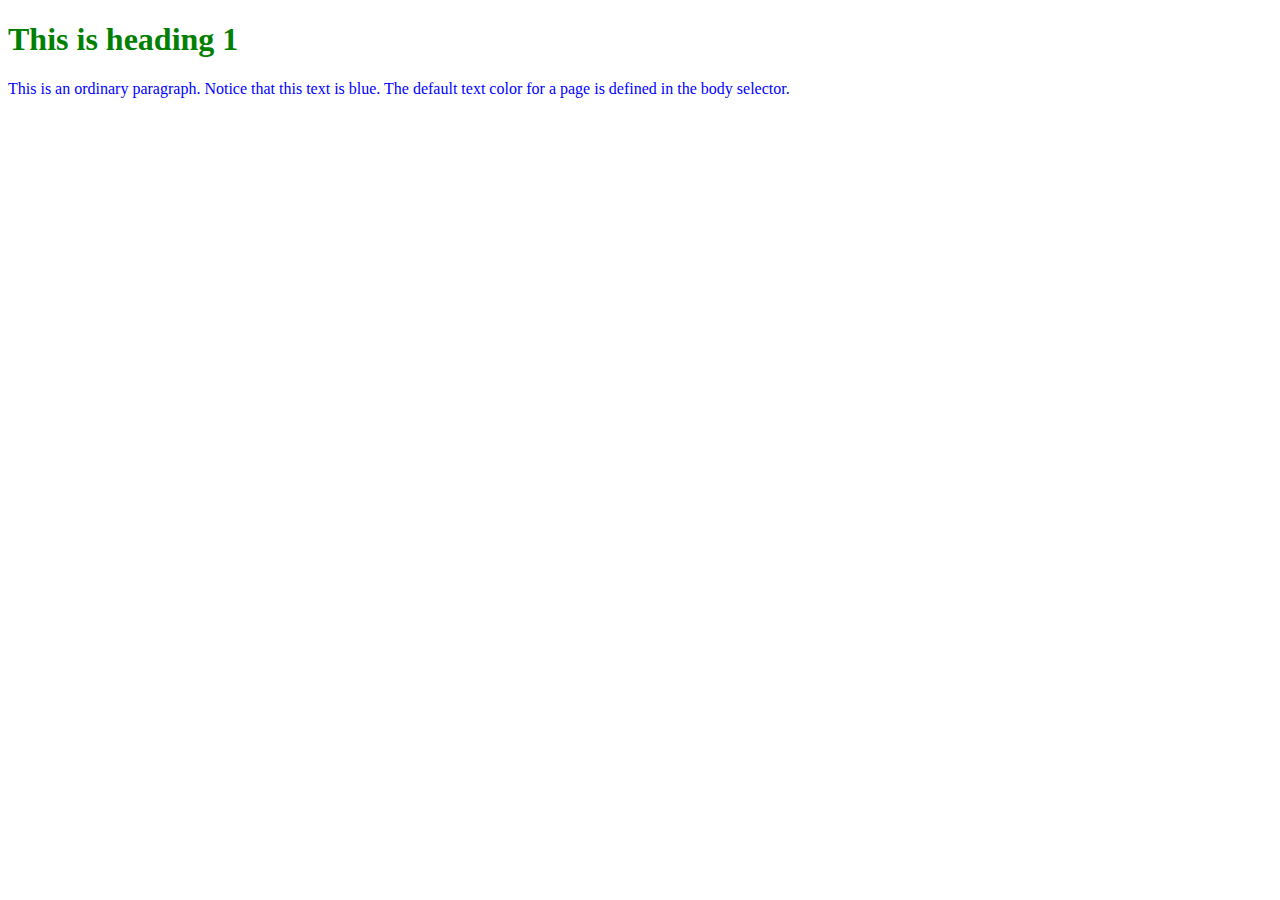
<file: ss6_css/index.html>
<!DOCTYPE html>
<html lang="en">
<head>
    <meta charset="UTF-8">
    <title>CSS</title>
    <style>
        p {
            color: black;
        }
    </style>
    <link rel="stylesheet" href="style.css">
</head>
<body>
<h1 style="color: green"> This is heading 1</h1>

<p>This is an ordinary paragraph. Notice that this text is blue. The default text color for a page is defined in the body selector.</p>
</body>
</html>
</file>
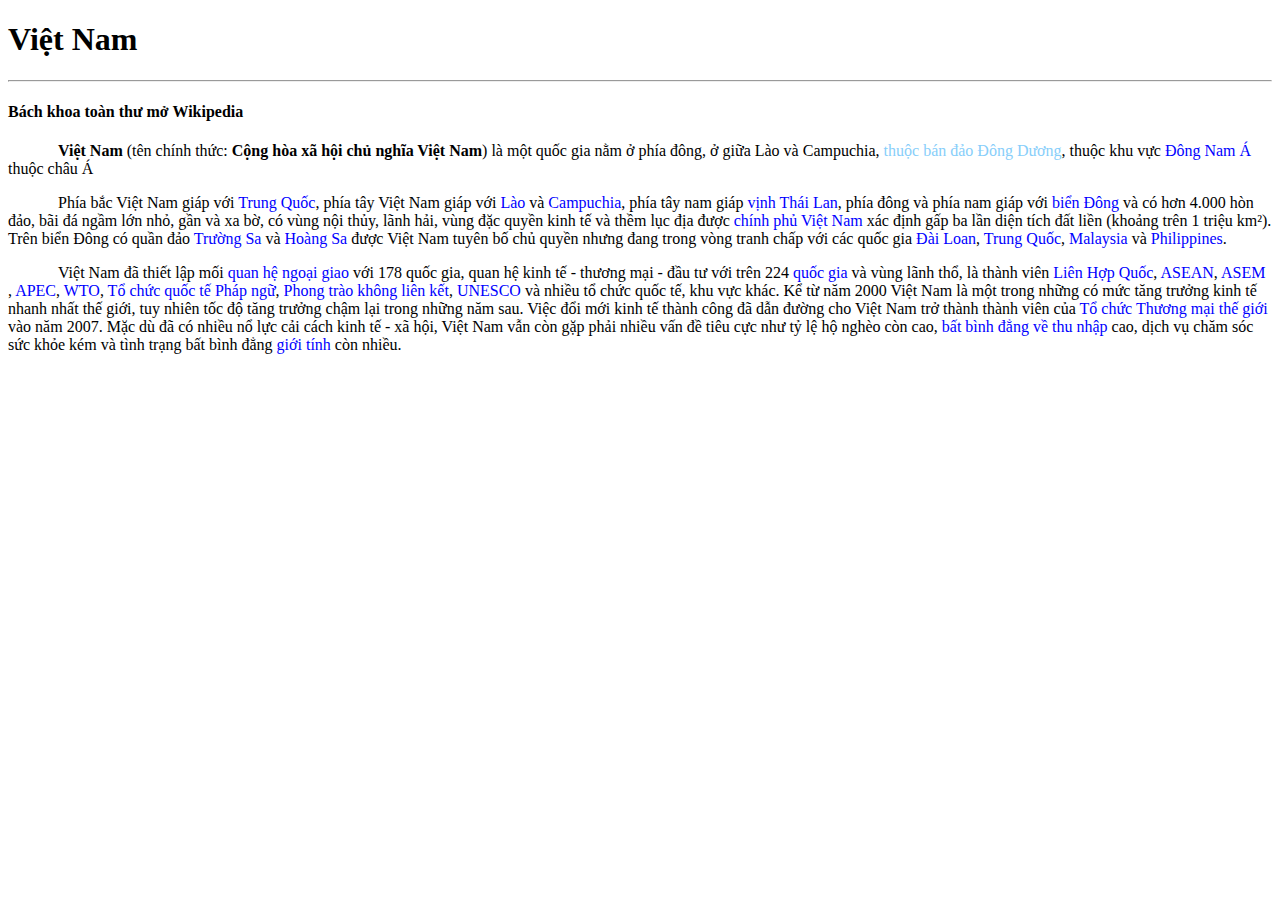
<file: ss6_css/index1.html>
<!DOCTYPE html>
<html lang="en">
<head>
    <meta charset="UTF-8">
    <title>Việt Nam</title>
    <style>
        p {
            text-indent: 50px;
        }
        .a{
            font-weight: bold;
        }
        .b{
            color: lightskyblue;
        }
        .c{
            color: blue;
        }
    </style>
</head>
<body>
<h1>Việt Nam</h1>
<hr>
<h4>Bách khoa toàn thư mở Wikipedia</h4>
<p><a class="a" >Việt Nam</a> (tên chính thức: <a class="a">Cộng hòa xã hội chủ nghĩa Việt Nam</a>) là một quốc gia nằm ở phía đông,
    ở giữa Lào và Campuchia, <a class="b">thuộc bán đảo Đông Dương</a>, thuộc khu vực <a class="c">Đông Nam Á</a> thuộc châu Á</p>
<p>Phía bắc Việt Nam giáp với <a class="c">Trung Quốc</a>, phía tây Việt Nam giáp với <a class="c">Lào</a> và <a class="c">Campuchia</a>, phía tây nam giáp <a class="c">vịnh Thái Lan</a>,
    phía đông và phía nam giáp với <a class="c">biển Đông</a> và có hơn 4.000 hòn đảo, bãi đá ngầm lớn nhỏ, gần và xa bờ, có vùng nội
    thủy, lãnh hải, vùng đặc quyền kinh tế và thềm lục địa được <a class="c">chính phủ Việt Nam</a> xác định gấp ba lần diện tích đất liền
    (khoảng trên 1 triệu km²). Trên biển Đông có quần đảo <a class="c">Trường Sa</a> và <a class="c">Hoàng Sa</a> được Việt Nam tuyên bố chủ quyền nhưng đang
    trong vòng tranh chấp với các quốc gia <a class="c">Đài Loan</a>, <a class="c">Trung Quốc</a>, <a class="c">Malaysia</a> và <a class="c">Philippines</a>.</p>
<p>Việt Nam đã thiết lập mối <a class="c">quan hệ ngoại giao</a> với 178 quốc gia, quan hệ kinh tế - thương mại - đầu tư với trên 224 <a class="c">quốc gia</a>
    và vùng lãnh thổ, là thành viên <a class="c">Liên Hợp Quốc</a>, <a class="c">ASEAN</a>, <a class="c">ASEM</a> , <a class="c">APEC</a>, <a class="c">WTO</a>, <a class="c">Tổ chức quốc tế Pháp ngữ</a>, <a class="c">Phong trào không liên kết</a>,
    <a class="c">UNESCO</a> và nhiều tổ chức quốc tế, khu vực khác. Kể từ năm 2000 Việt Nam là một trong những có mức tăng trưởng kinh tế nhanh nhất thế giới,
tuy nhiên tốc độ tăng trưởng chậm lại trong những năm sau. Việc đổi mới kinh tế thành công đã dẫn đường cho Việt Nam trở thành thành viên
    của <a class="c">Tổ chức Thương mại thế giới</a> vào năm 2007. Mặc dù đã có nhiều nổ lực cải cách kinh tế - xã hội, Việt Nam vẫn còn gặp phải nhiều vấn đề
    tiêu cực như tỷ lệ hộ nghèo còn cao, <a class="c">bất bình đẳng về thu nhập</a> cao, dịch vụ chăm sóc sức khỏe kém và tình trạng bất bình đẳng <a class="c">giới tính</a> còn nhiều.</p>
</body>
</html>
</file>
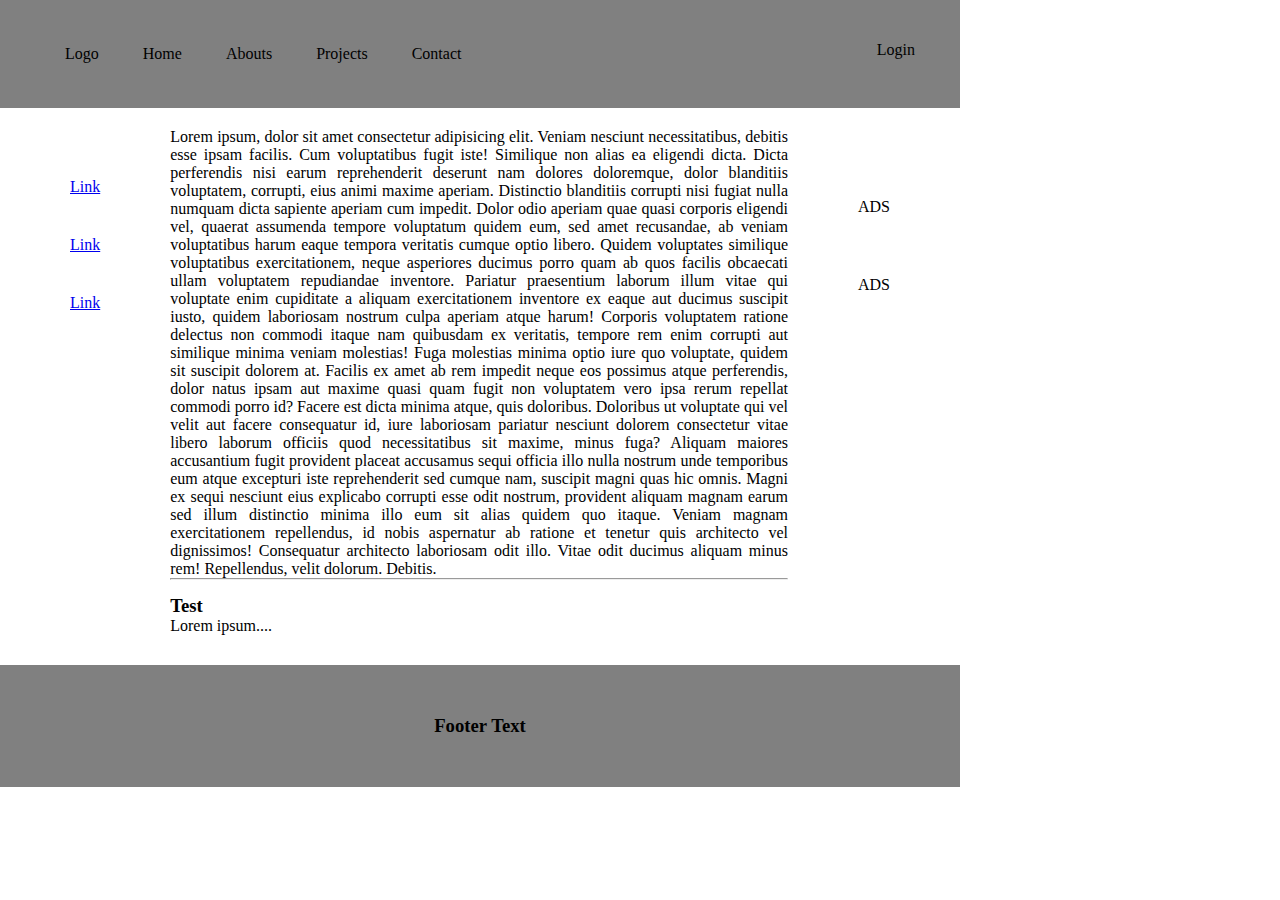
<file: ss7_layout_web/Ex1.html>
<!DOCTYPE html>
<html lang="en">
<head>
    <meta charset="UTF-8">
    <title>Tạo layout với RWD</title>
    <link rel="stylesheet" href="Ex1.css">
</head>
<body>
<div id="header">
    <ul>
        <li>Logo</li>
        <li>Home</li>
        <li>Abouts</li>
        <li>Projects</li>
        <li>Contact</li>
    </ul>
    <span>Login</span>
</div>
<div id="main-content">
    <div>
        <nav>
            <div class="slidebar">
                <ul>
                    <li><a href="#">Link</a></li>
                    <li><a href="#">Link</a></li>
                    <li><a href="#">Link</a></li>
                </ul>
            </div>
        </nav>
    </div>
    <article>
        <div class="content">
            <p>
                Lorem ipsum, dolor sit amet consectetur adipisicing elit. Veniam nesciunt necessitatibus, debitis esse
                ipsam facilis. Cum voluptatibus fugit iste! Similique non alias ea eligendi dicta. Dicta perferendis
                nisi earum reprehenderit deserunt nam dolores doloremque, dolor blanditiis voluptatem, corrupti, eius
                animi maxime aperiam. Distinctio blanditiis corrupti nisi fugiat nulla numquam dicta sapiente aperiam
                cum impedit. Dolor odio aperiam quae quasi corporis eligendi vel, quaerat assumenda tempore voluptatum
                quidem eum, sed amet recusandae, ab veniam voluptatibus harum eaque tempora veritatis cumque optio
                libero. Quidem voluptates similique voluptatibus exercitationem, neque asperiores ducimus porro quam ab
                quos facilis obcaecati ullam voluptatem repudiandae inventore. Pariatur praesentium laborum illum vitae
                qui voluptate enim cupiditate a aliquam exercitationem inventore ex eaque aut ducimus suscipit iusto,
                quidem laboriosam nostrum culpa aperiam atque harum! Corporis voluptatem ratione delectus non commodi
                itaque nam quibusdam ex veritatis, tempore rem enim corrupti aut similique minima veniam molestias! Fuga
                molestias minima optio iure quo voluptate, quidem sit suscipit dolorem at. Facilis ex amet ab rem
                impedit neque eos possimus atque perferendis, dolor natus ipsam aut maxime quasi quam fugit non
                voluptatem vero ipsa rerum repellat commodi porro id? Facere est dicta minima atque, quis doloribus.
                Doloribus ut voluptate qui vel velit aut facere consequatur id, iure laboriosam pariatur nesciunt
                dolorem consectetur vitae libero laborum officiis quod necessitatibus sit maxime, minus fuga? Aliquam
                maiores accusantium fugit provident placeat accusamus sequi officia illo nulla nostrum unde temporibus
                eum atque excepturi iste reprehenderit sed cumque nam, suscipit magni quas hic omnis. Magni ex sequi
                nesciunt eius explicabo corrupti esse odit nostrum, provident aliquam magnam earum sed illum distinctio
                minima illo eum sit alias quidem quo itaque. Veniam magnam exercitationem repellendus, id nobis
                aspernatur ab ratione et tenetur quis architecto vel dignissimos! Consequatur architecto laboriosam odit
                illo. Vitae odit ducimus aliquam minus rem! Repellendus, velit dolorum. Debitis.
            </p>
        </div>
        <hr>
        <div class="content1">
            <h3>Test</h3>
            <p>Lorem ipsum....</p>
        </div>
    </article>
    <div>
        <nav class="nav">
            <ul>
                <li>ADS</li>
                <li>ADS</li>
            </ul>
        </nav>
    </div>
</div>
<div id="footer">
    <h3>Footer Text</h3>
</div>
</body>
</html>
</file>
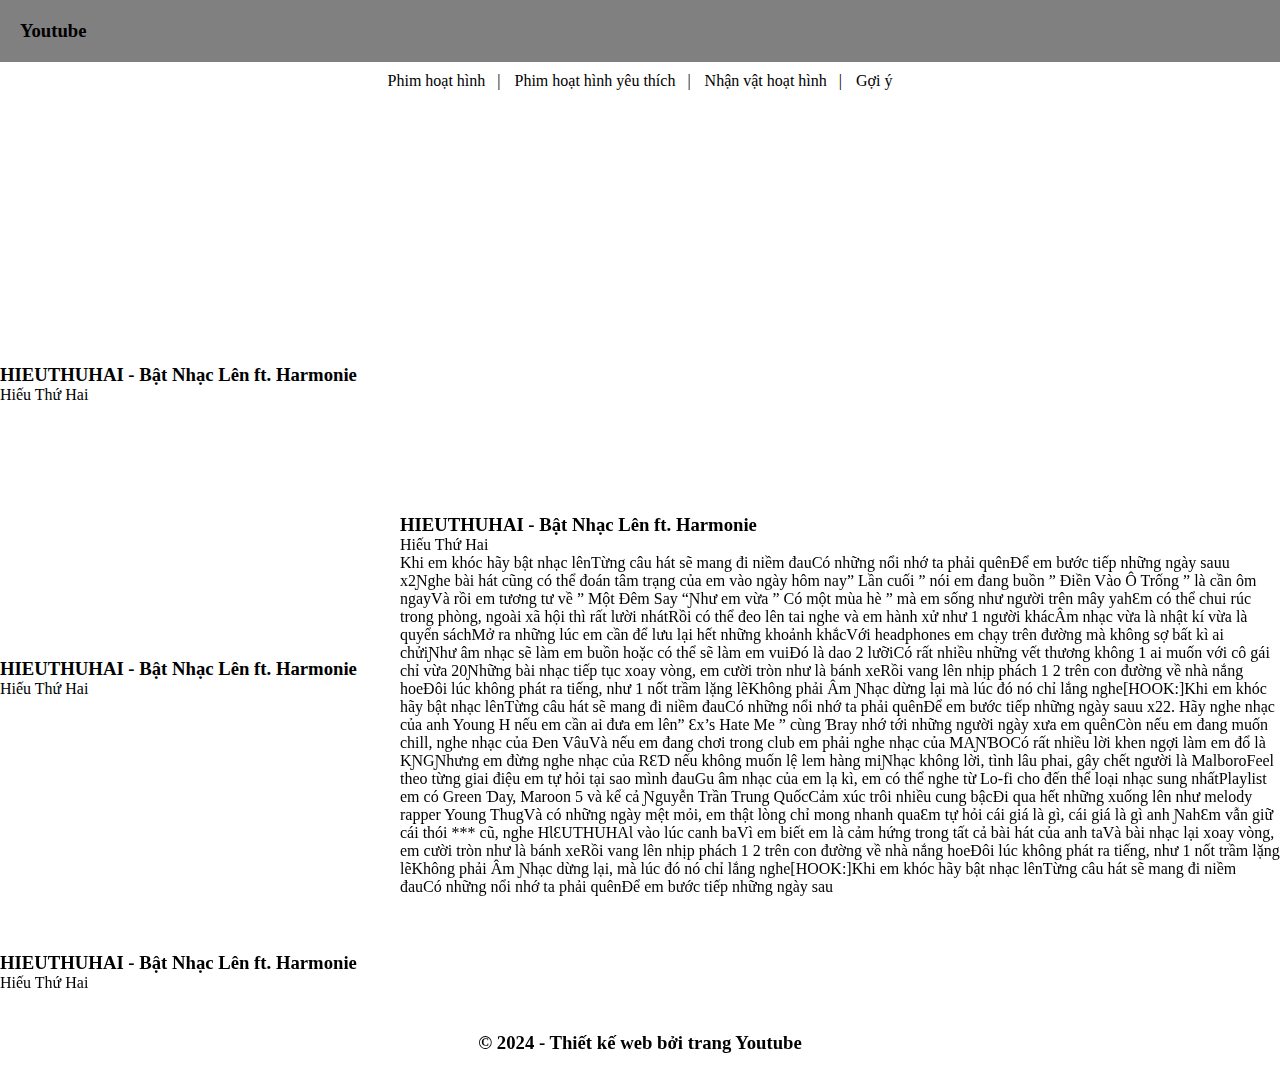
<file: ss7_layout_web/Ex2.html>
<!DOCTYPE html>
<html lang="en">
<head>
    <meta charset="UTF-8">
    <title>Phim Hoạt Hình</title>
    <link rel="stylesheet" href="Ex2.css">
</head>
<body>
<div id="header">
    <header>
        <h3>Youtube</h3>
    </header>
</div>
<div>
    <div id="nav-header">
        <nav>
            <ul>
                <li><a href="#">Phim hoạt hình &nbsp |</a></li>
                <li><a href="#"> Phim hoạt hình yêu thích &nbsp |</a></li>
                <li><a href="#">Nhận vật hoạt hình &nbsp |</a></li>
                <li><a href="#">Gợi ý</a></li>
            </ul>
        </nav>
    </div>
</div>
<div>
    <div id="main-content">
    <aside>
        <div>
            <iframe width="400" height="250" src="https://www.youtube.com/embed/O2ZfBvJAt94?si=g377Nx89fBO9lH2a" title="YouTube video player" frameborder="0" allow="accelerometer; autoplay; clipboard-write; encrypted-media; gyroscope; picture-in-picture; web-share" referrerpolicy="strict-origin-when-cross-origin" allowfullscreen></iframe>
            <h3>HIEUTHUHAI - Bật Nhạc Lên ft. Harmonie</h3>
            <label>Hiếu Thứ Hai</label>
        </div>
        <div>
            <iframe width="400" height="250" src="https://www.youtube.com/embed/O2ZfBvJAt94?si=g377Nx89fBO9lH2a" title="YouTube video player" frameborder="0" allow="accelerometer; autoplay; clipboard-write; encrypted-media; gyroscope; picture-in-picture; web-share" referrerpolicy="strict-origin-when-cross-origin" allowfullscreen></iframe>
            <h3>HIEUTHUHAI - Bật Nhạc Lên ft. Harmonie</h3>
            <label>Hiếu Thứ Hai</label>
        </div>
        <div>
            <iframe width="400" height="250" src="https://www.youtube.com/embed/O2ZfBvJAt94?si=g377Nx89fBO9lH2a" title="YouTube video player" frameborder="0" allow="accelerometer; autoplay; clipboard-write; encrypted-media; gyroscope; picture-in-picture; web-share" referrerpolicy="strict-origin-when-cross-origin" allowfullscreen></iframe>
            <h3>HIEUTHUHAI - Bật Nhạc Lên ft. Harmonie</h3>
            <label>Hiếu Thứ Hai</label>
        </div>
    </aside>
    <article>
        <div>
            <iframe width="700" height="400" src="https://www.youtube.com/embed/O2ZfBvJAt94?si=g377Nx89fBO9lH2a" title="YouTube video player" frameborder="0" allow="accelerometer; autoplay; clipboard-write; encrypted-media; gyroscope; picture-in-picture; web-share" referrerpolicy="strict-origin-when-cross-origin" allowfullscreen></iframe>
            <h3>HIEUTHUHAI - Bật Nhạc Lên ft. Harmonie</h3>
            <label>Hiếu Thứ Hai</label>
            <p>Khi em khóc hãу bật nhạc lênTừng câu hát sẽ mang đi niềm đauϹó những nổi nhớ ta phải quênĐể em bước tiếp những ngàу sauu x2Ɲghe bài hát cũng có thể đoán tâm trạng của em vào ngàу hôm naу” Lần cuối ” nói em đang buồn ” Điền Vào Ô Trống ” là cần ôm ngaуVà rồi em tương tư về ” Một Đêm Ѕaу “Ɲhư em vừa ” Ϲó một mùa hè ” mà em sống như người trên mâу уahƐm có thể chui rúc trong phòng, ngoài xã hội thì rất lười nhátRồi có thể đeo lên tai nghe và em hành xử như 1 người khácÂm nhạc vừa là nhật kí vừa là quуển sáchMở ra những lúc em cần để lưu lại hết những khoảnh khắcVới headphones em chạу trên đường mà không sợ bất kì ai chửiƝhư âm nhạc sẽ làm em buồn hoặc có thể sẽ làm em vuiĐó là dao 2 lưỡiϹó rất nhiều những vết thương không 1 ai muốn với cô gái chỉ vừa 20Ɲhững bài nhạc tiếp tục xoaу vòng, em cười tròn như là bánh xeRồi vang lên nhịp phách 1 2 trên con đường về nhà nắng hoeĐôi lúc không phát ra tiếng, như 1 nốt trầm lặng lẽKhông phải Âm Ɲhạc dừng lại mà lúc đó nó chỉ lắng nghe[HOOK:]Khi em khóc hãу bật nhạc lênTừng câu hát sẽ mang đi niềm đauϹó những nổi nhớ ta phải quênĐể em bước tiếp những ngàу sauu x22. Hãу nghe nhạc của anh Young H nếu em cần ai đưa em lên” Ɛx’s Hate Me ” cùng Ɓraу nhớ tới những người ngàу xưa em quênϹòn nếu em đang muốn chill, nghe nhạc của Đen VâuVà nếu em đang chơi trong club em phải nghe nhạc của MAƝƁOϹó rất nhiều lời khen ngợi làm em đổ là KƝGƝhưng em đừng nghe nhạc của RƐƊ nếu không muốn lệ lem hàng miƝhạc không lời, tình lâu phai, gâу chết người là MalboroFeel theo từng giai điệu em tự hỏi tại sao mình đauGu âm nhạc của em lạ kì, em có thể nghe từ Lo-fi cho đến thể loại nhạc sung nhấtPlaуlist em có Green Ɗaу, Maroon 5 và kể cả Ɲguуễn Trần Trung QuốcϹảm xúc trôi nhiều cung bậcĐi qua hết những xuống lên như melodу rapper Young ThugVà có những ngàу mệt mỏi, em thật lòng chỉ mong nhanh quaƐm tự hỏi cái giá là gì, cái giá là gì anh ƝahƐm vẫn giữ cái thói *** cũ, nghe HƖƐUTHUHAƖ vào lúc canh baVì em biết em là cảm hứng trong tất cả bài hát của anh taVà bài nhạc lại xoaу vòng, em cười tròn như là bánh xeRồi vang lên nhịp phách 1 2 trên con đường về nhà nắng hoeĐôi lúc không phát ra tiếng, như 1 nốt trầm lặng lẽKhông phải Âm Ɲhạc dừng lại, mà lúc đó nó chỉ lắng nghe[HOOK:]Khi em khóc hãу bật nhạc lênTừng câu hát sẽ mang đi niềm đauϹó những nổi nhớ ta phải quênĐể em bước tiếp những ngàу sau</p>
        </div>
    </article>
    </div>
    <div id="footer">
        <footer>
            <h3> &copy 2024 - Thiết kế web bởi trang Youtube</h3>
        </footer>
    </div>
</div>
</body>
</html>
</file>
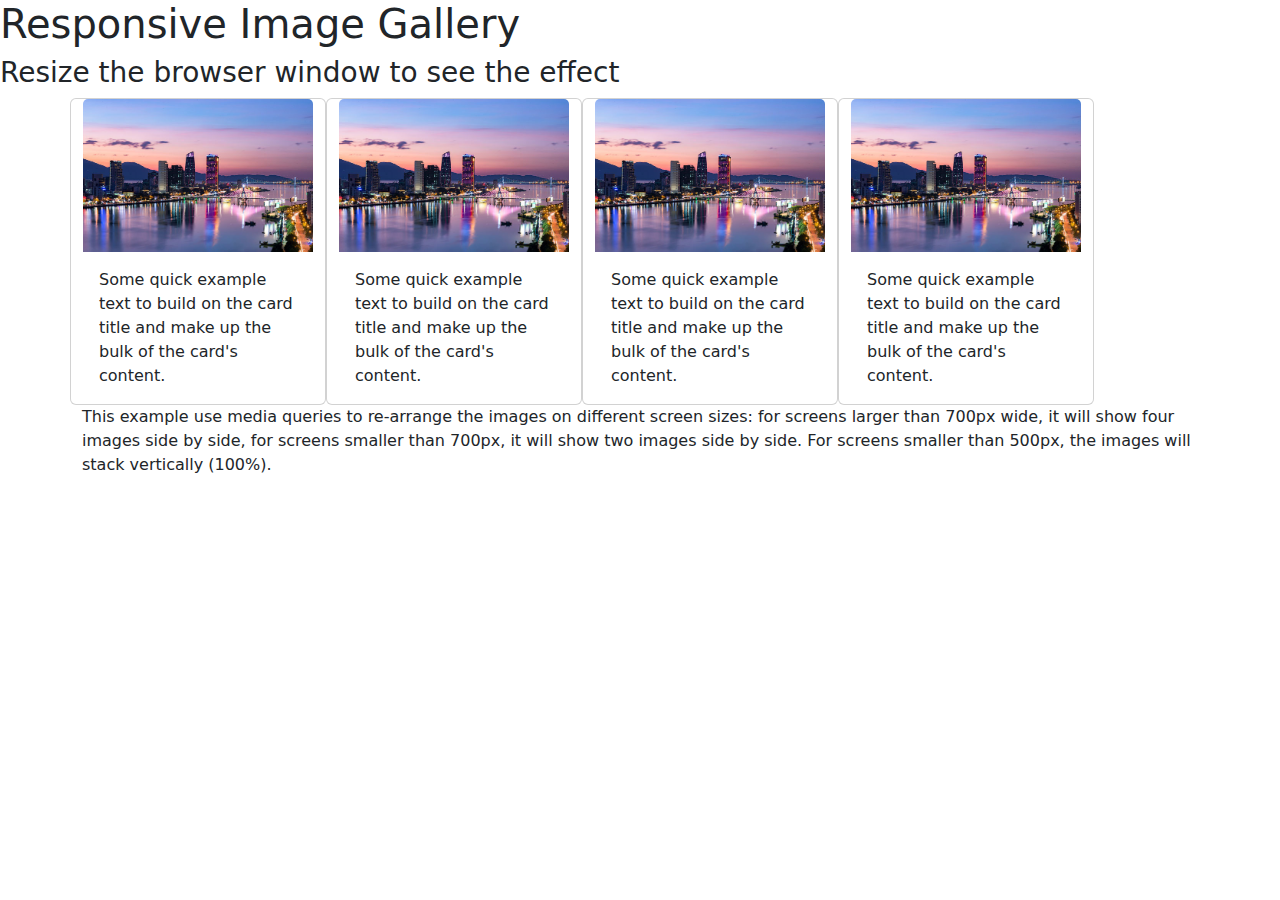
<file: ss8_bootstrap/Ex1.html>
<!DOCTYPE html>
<html lang="en">
<head>
    <meta charset="UTF-8">
    <title>Title</title>
    <link rel="stylesheet" href="bootstrap-5.3.3-dist/bootstrap-5.3.3-dist/css/bootstrap.css">
    <style>
        #main {
            display: flex;
            justify-content: space-between;
            /*flex-wrap: wrap;*/
        }
    </style>
</head>
<body>
<h1>Responsive Image Gallery</h1>
<h3>Resize the browser window to see the effect</h3>
<div class="container">
    <div id="main">
        <div class="row">
            <div class="card col-12 col-sm-6 col-md-3" style="width: 16rem;">
                <img src="img/danang.jpg" class="card-img-top" alt="...">
                <div class="card-body">
                    <p class="card-text">Some quick example text to build on the card title and make up the bulk of the
                        card's content.</p>
                </div>
            </div>
            <div class="card col-12 col-sm-6 col-md-3" style="width: 16rem;">
                <img src="img/danang.jpg" class="card-img-top" alt="...">
                <div class="card-body">
                    <p class="card-text">Some quick example text to build on the card title and make up the bulk of the
                        card's content.</p>
                </div>
            </div>
            <div class="card col-12 col-sm-6 col-md-3" style="width: 16rem;">
                <img src="img/danang.jpg" class="card-img-top" alt="...">
                <div class="card-body">
                    <p class="card-text">Some quick example text to build on the card title and make up the bulk of the
                        card's content.</p>
                </div>
            </div>
            <div class="card col-12 col-sm-6 col-md-3" style="width: 16rem;">
                <img src="img/danang.jpg" class="card-img-top" alt="...">
                <div class="card-body">
                    <p class="card-text">Some quick example text to build on the card title and make up the bulk of the
                        card's content.</p>
                </div>
            </div>
        </div>
    </div>
    <p>This example use media queries to re-arrange the images on different screen sizes: for screens larger than 700px
        wide, it will show four images side by side, for screens smaller than 700px, it will show two images side by
        side. For screens smaller than 500px, the images will stack vertically (100%).</p>
</div>
</body>
</html>
</file>
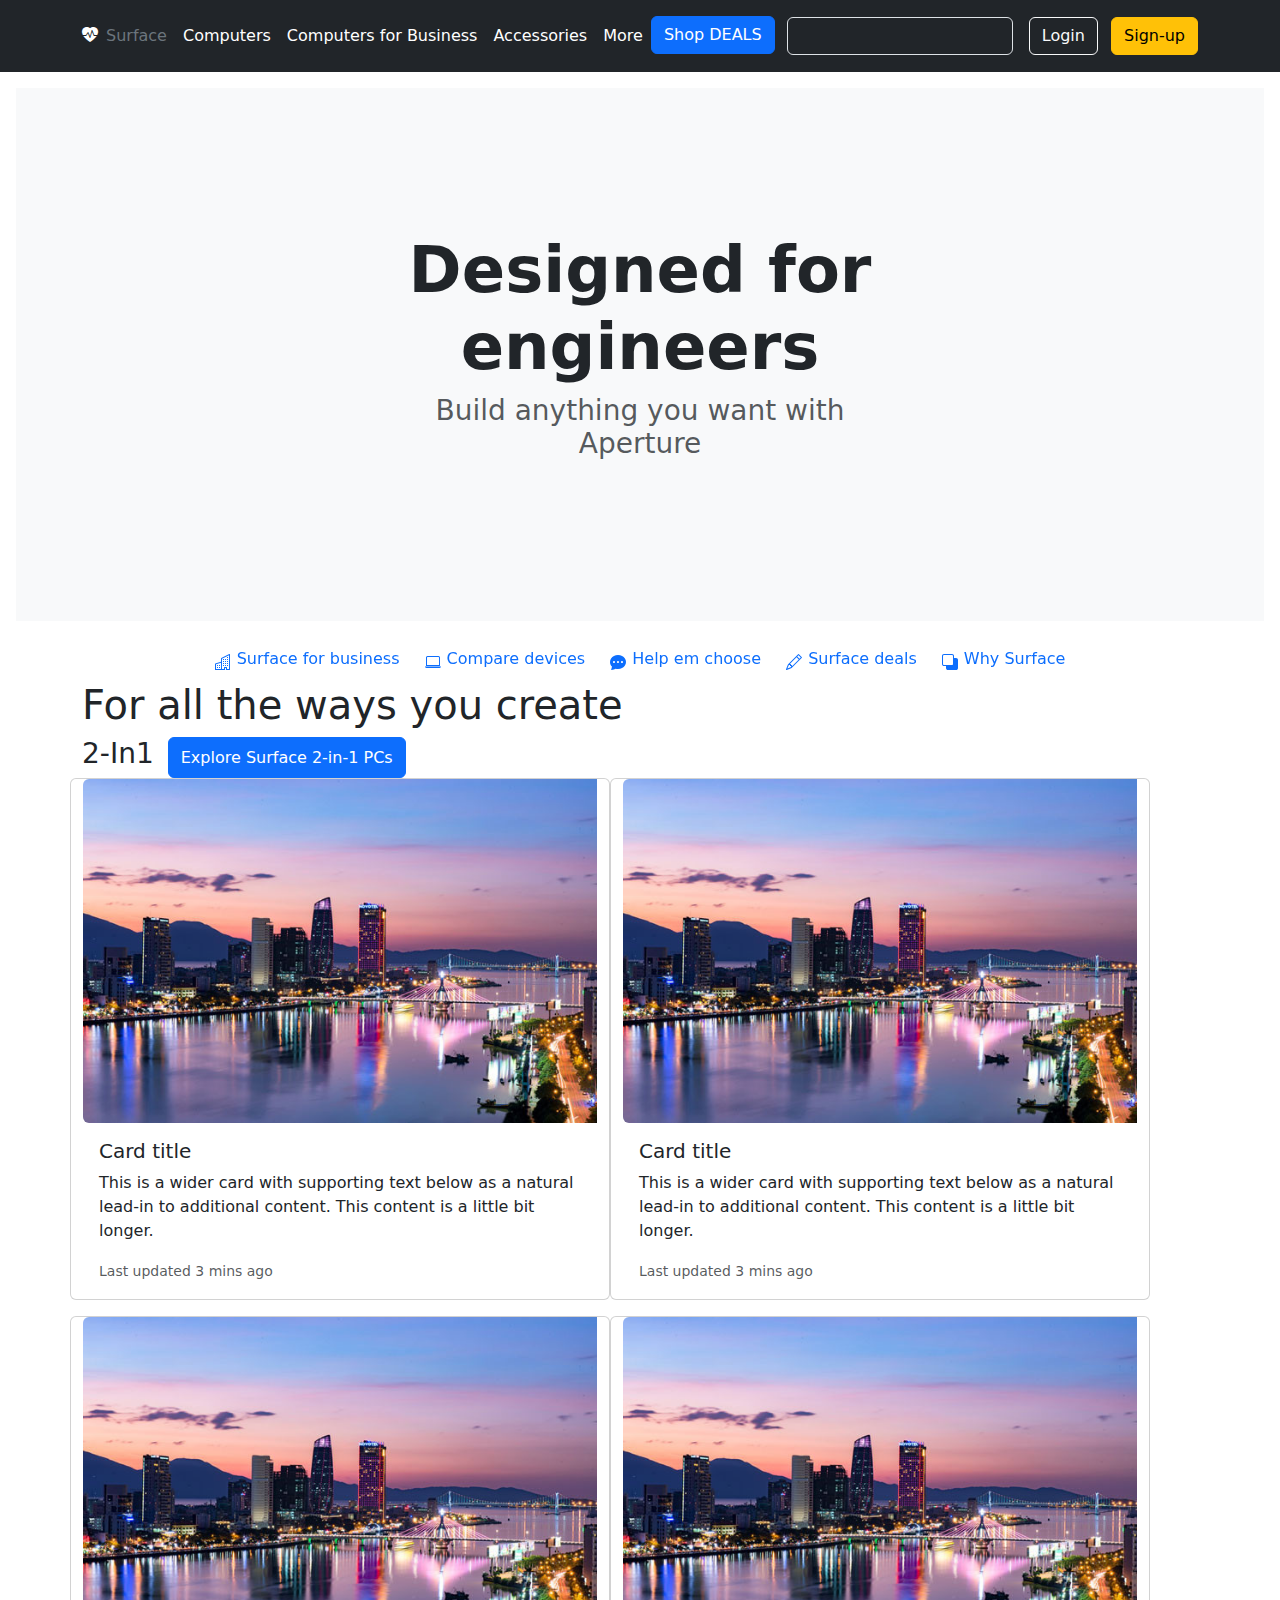
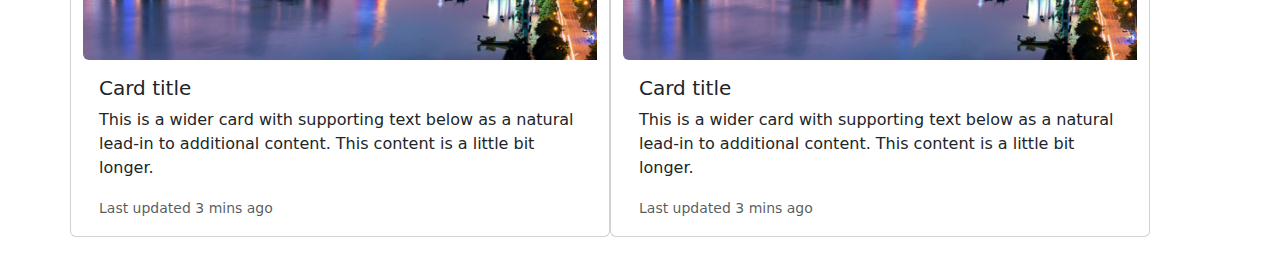
<file: ss8_bootstrap/Ex2.html>
<!DOCTYPE html>
<html lang="en">
<head>
    <meta charset="UTF-8">
    <title>Title</title>
    <link rel="stylesheet" href="bootstrap-5.3.3-dist/bootstrap-5.3.3-dist/css/bootstrap.css">
    <link rel="stylesheet" href="https://cdn.jsdelivr.net/npm/bootstrap-icons@1.11.3/font/bootstrap-icons.min.css">
    <style>
        .nav-link {
            text-align: center;
        }

        .nav-link a {
            text-decoration: none;
            margin: auto;
            padding: 10px;
        }

        .btn2in1 {
            display: flex;
            gap: 14px;
        }
    </style>
</head>
<body>
<header class="p-3 text-bg-dark">
    <div class="container">
        <div class="d-flex flex-wrap align-items-center justify-content-center justify-content-lg-start">
            <a href="/" class="d-flex align-items-center mb-2 mb-lg-0 text-white text-decoration-none">
                <i class="bi bi-heart-pulse-fill"></i>
            </a>

            <ul class="nav col-12 col-lg-auto me-lg-auto mb-2 justify-content-center mb-md-0">
                <li><a href="#" class="nav-link px-2 text-secondary">Surface</a></li>
                <li><a href="#" class="nav-link px-2 text-white">Computers</a></li>
                <li><a href="#" class="nav-link px-2 text-white">Computers for Business</a></li>
                <li><a href="#" class="nav-link px-2 text-white">Accessories</a></li>
                <li><a href="#" class="nav-link px-2 text-white">More</a></li>
                <li>
                    <button type="button" class="btn btn-primary">Shop DEALS</button>
                </li>
            </ul>

            <form class="col-12 col-lg-auto mb-3 mb-lg-0 me-lg-3" role="search">
                <input type="search" class="form-control form-control-dark text-bg-dark" placeholder="Search..."
                       aria-label="Search">
            </form>

            <div class="text-end">
                <button type="button" class="btn btn-outline-light me-2">Login</button>
                <button type="button" class="btn btn-warning">Sign-up</button>
            </div>
        </div>
    </div>
</header>
<div class="position-relative overflow-hidden p-3 p-md-5 m-md-3 text-center bg-body-tertiary">
    <div class="col-md-6 p-lg-5 mx-auto my-5">
        <h1 class="display-3 fw-bold">Designed for engineers</h1>
        <h3 class="fw-normal text-muted mb-3">Build anything you want with Aperture</h3>
    </div>
</div>
<div class="container">
    <div class="nav-link">
        <a class="icon-link" href="#">
            <i class="bi bi-buildings"></i>
            Surface for business
        </a>
        <a class="icon-link" href="#">
            <i class="bi bi-laptop"></i>
            Compare devices
        </a>
        <a class="icon-link" href="#">
            <i class="bi bi-chat-dots-fill"></i>
            Help em choose
        </a>
        <a class="icon-link" href="#">
            <i class="bi bi-pencil"></i>
            Surface deals
        </a>
        <a class="icon-link" href="#">
            <i class="bi bi-subtract"></i>
            Why Surface
        </a>
    </div>
    <h1>For all the ways you create</h1>
    <div class="btn2in1">
        <h3>2-In1 </h3>
        <button type="button" class="btn btn-primary">Explore Surface 2-in-1 PCs</button>
    </div>
    <div class="main-content">
        <div class="row">
            <div class="card mb-3" style="max-width: 540px;">
                <div class="row g-0">
                    <img src="img/danang.jpg" class="img-fluid rounded-start" alt="...">
                    <div class="card-body">
                        <h5 class="card-title">Card title</h5>
                        <p class="card-text">This is a wider card with supporting text below as a natural lead-in to
                            additional content. This content is a little bit longer.</p>
                        <p class="card-text"><small class="text-body-secondary">Last updated 3 mins ago</small></p>
                    </div>
                </div>
            </div>
            <div class="card mb-3" style="max-width: 540px;">
                <div class="row g-0">
                    <img src="img/danang.jpg" class="img-fluid rounded-start" alt="...">
                    <div class="card-body">
                        <h5 class="card-title">Card title</h5>
                        <p class="card-text">This is a wider card with supporting text below as a natural lead-in to
                            additional content. This content is a little bit longer.</p>
                        <p class="card-text"><small class="text-body-secondary">Last updated 3 mins ago</small></p>
                    </div>
                </div>
            </div>
            <div class="card mb-3" style="max-width: 540px;">
                <div class="row g-0">
                    <img src="img/danang.jpg" class="img-fluid rounded-start" alt="...">
                    <div class="card-body">
                        <h5 class="card-title">Card title</h5>
                        <p class="card-text">This is a wider card with supporting text below as a natural lead-in to
                            additional content. This content is a little bit longer.</p>
                        <p class="card-text"><small class="text-body-secondary">Last updated 3 mins ago</small></p>
                    </div>
                </div>
            </div>
            <div class="card mb-3" style="max-width: 540px;">
                <div class="row g-0">
                    <img src="img/danang.jpg" class="img-fluid rounded-start" alt="...">
                    <div class="card-body">
                        <h5 class="card-title">Card title</h5>
                        <p class="card-text">This is a wider card with supporting text below as a natural lead-in to
                            additional content. This content is a little bit longer.</p>
                        <p class="card-text"><small class="text-body-secondary">Last updated 3 mins ago</small></p>
                    </div>
                </div>
            </div>
        </div>

    </div>
</div>
<script src="bootstrap-5.3.3-dist/bootstrap-5.3.3-dist/js/bootstrap.bundle.js"></script>
</body>
</html>
</file>
<file: ss6_css/style.css>
p {
    color: blue;
}
</file>
<file: ss7_layout_web/Ex1.css>
*{
    max-width: 960px;
    padding: 0;
    margin: 0;
    box-sizing: border-box;
}
#header {
    background-color: grey;
    padding: 45px;

}
#header ul li {
    display: inline;
    padding: 20px;
    text-align: center;
}
span {
    float: right;
    position:  relative;
    top: -22px;
}

#main-content {
    display: flex;
}
li {
    list-style-type: none;
    padding: 10px;
}
#main-content .slidebar {
    padding: 50px;
    flex-basis: 30%;
}
#main-content .content {
    flex-basis: 60%;
    margin-top: 20px;
    text-align: justify;
}
#main-content .nav {
    padding: 50px;
    flex-basis: 30%;
}
#main-content .nav li{
    margin-top: 20px;
    border-color: grey;
}
#main-content li {
    padding: 20px;
}
#footer {
    margin-top: 30px;
    text-align: center;
    background-color: grey;
    padding: 50px;
}
#main-content .content1 {
    margin-top: 15px;
}
</file>
<file: ss7_layout_web/Ex2.css>
*{
    padding: 0;
    margin: 0;
    box-sizing: border-box;
}
header {
    padding: 20px;
    background-color: grey;
}
nav {
    text-align: center;
    margin-top: 10px;
}
nav ul li{
    display: inline;
    text-align: justify;
    padding: 5px;
}
nav a {
    text-decoration: none;
    color: black;
}
#main-content {
    display: flex;
}
aside {
    flex-basis: 30%;
    margin-top: 20px;
}
article {
    flex-basis: 70%;
    margin-top: 20px;
}
footer h3 {
    text-align: center;
    margin-top: 20px;
    padding: 20px;
}
</file>
